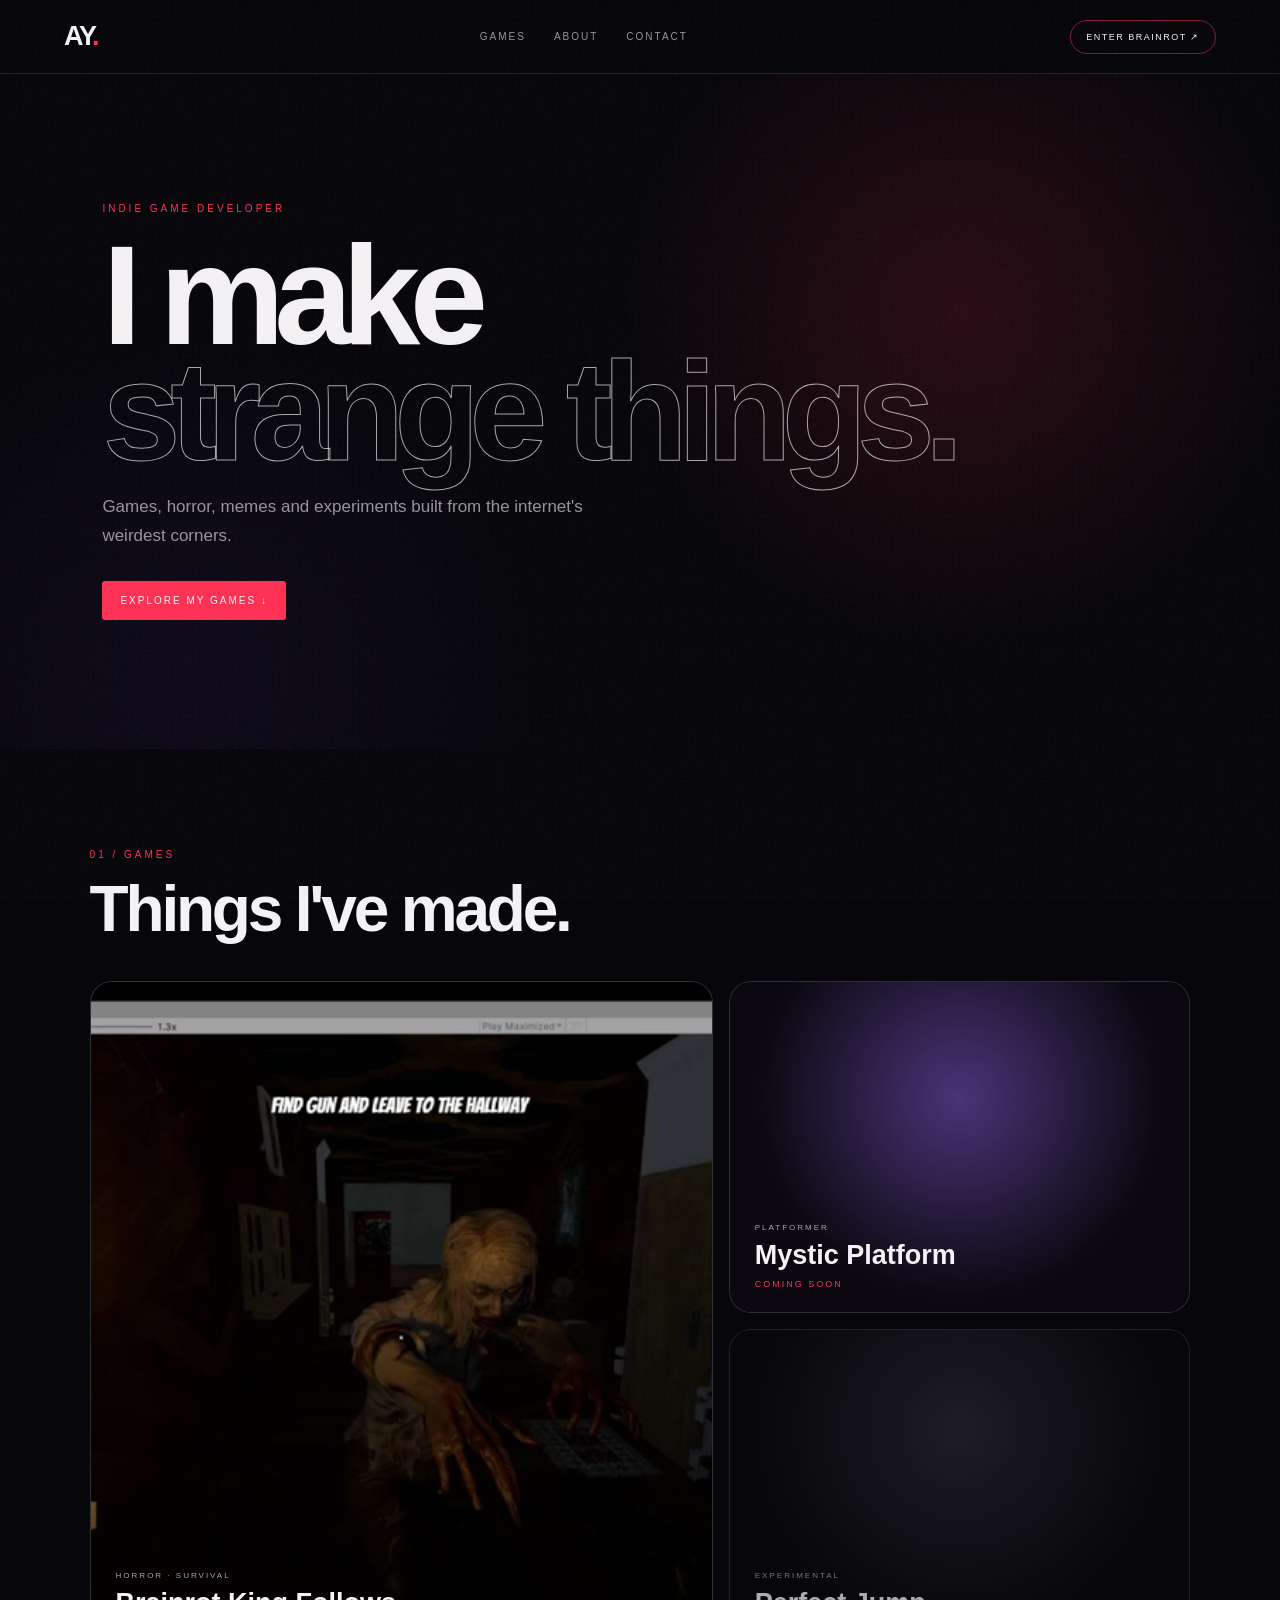
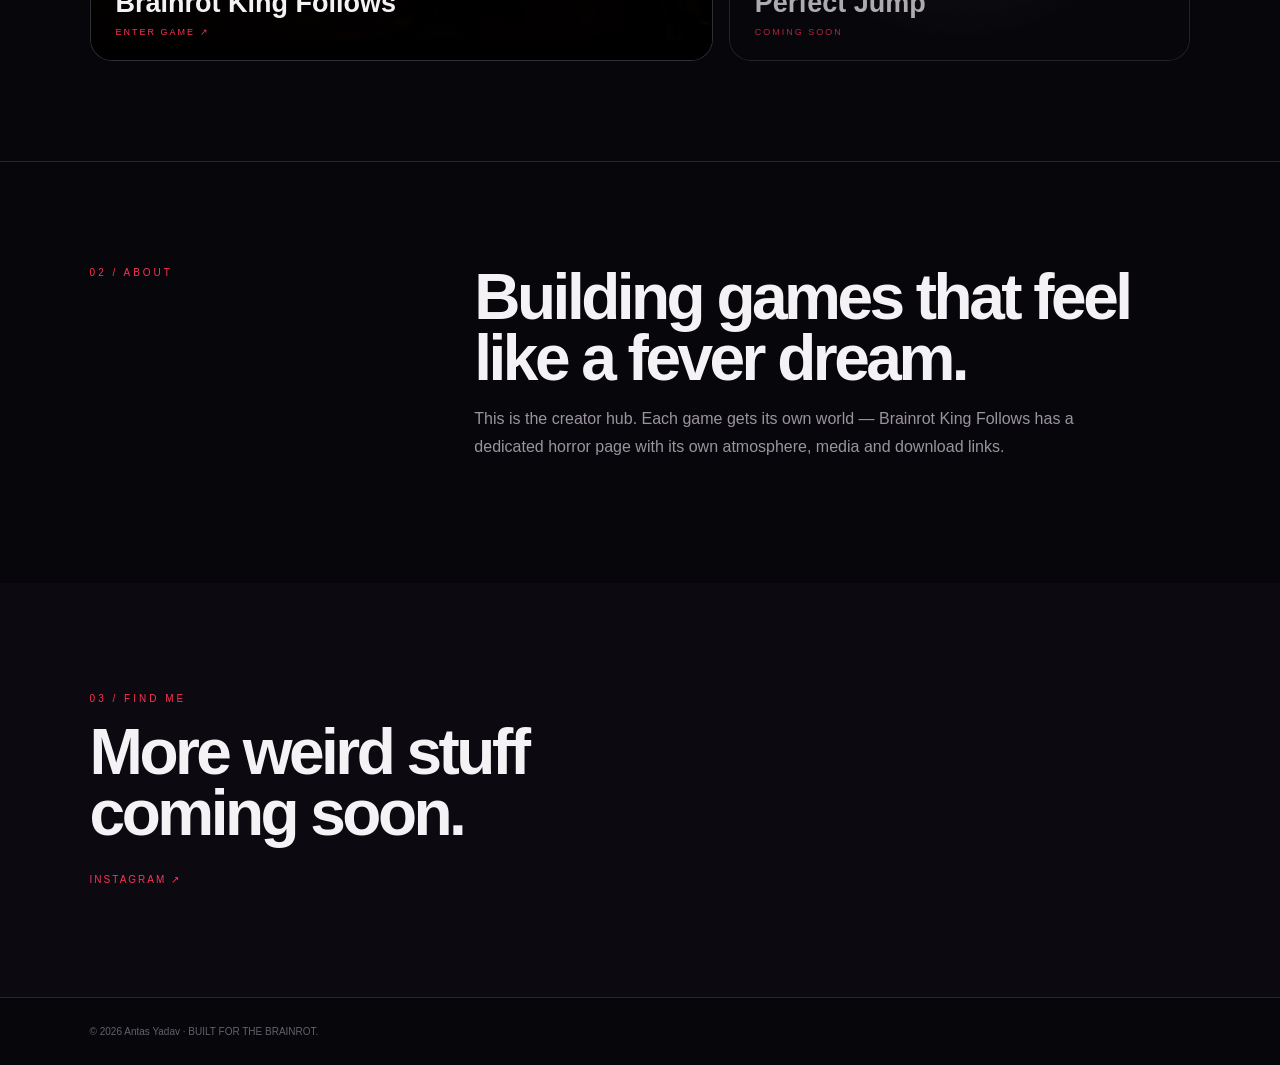
<file: index.html>
<!doctype html>
<html lang="en">
<head>
<meta charset="utf-8"><meta name="viewport" content="width=device-width,initial-scale=1">
<meta name="theme-color" content="#050307"><title>Antas Yadav — Games</title><link rel="stylesheet" href="styles.css">
</head>
<body>
<div class="grain"></div>
<header class="nav"><a class="brand" href="index.html">AY<span>.</span></a><nav><a href="#games">GAMES</a><a href="#about">ABOUT</a><a href="#contact">CONTACT</a></nav><a class="nav-cta" href="brainrot.html">ENTER BRAINROT ↗</a></header>
<main>
<section class="profile-hero"><div class="eyebrow">INDIE GAME DEVELOPER</div><h1>I make<br><span>strange things.</span></h1><p>Games, horror, memes and experiments built from the internet's weirdest corners.</p><a class="red-btn" href="#games">EXPLORE MY GAMES ↓</a></section>
<section id="games" class="games"><div class="label">01 / GAMES</div><h2>Things I've made.</h2><div class="game-grid">
<a class="game-card large" href="brainrot.html"><img src="assets/images/zombie_close.jpg" alt="Female zombie lit by candlelight"><div class="shade"></div><div class="game-copy"><small>HORROR · SURVIVAL</small><strong>Brainrot King Follows</strong><span>ENTER GAME ↗</span></div></a>
<a class="game-card" href="#" data-soon><div class="art mystic"></div><div class="game-copy"><small>PLATFORMER</small><strong>Mystic Platform</strong><span>COMING SOON</span></div></a>
<div class="game-card locked"><div class="art jump"></div><div class="game-copy"><small>EXPERIMENTAL</small><strong>Perfect Jump</strong><span>COMING SOON</span></div></div>
</div></section>
<section id="about" class="about"><div class="label">02 / ABOUT</div><div><h2>Building games that feel like a fever dream.</h2><p>This is the creator hub. Each game gets its own world — Brainrot King Follows has a dedicated horror page with its own atmosphere, media and download links.</p></div></section>
<section id="contact" class="contact"><div class="label">03 / FIND ME</div><h2>More weird stuff<br>coming soon.</h2><a href="https://instagram.com/yadavji.high.on.lactose" target="_blank" rel="noopener">INSTAGRAM ↗</a></section>
</main><footer>© 2026 Antas Yadav · BUILT FOR THE BRAINROT.</footer><script src="script.js"></script>
</body></html>
</file>
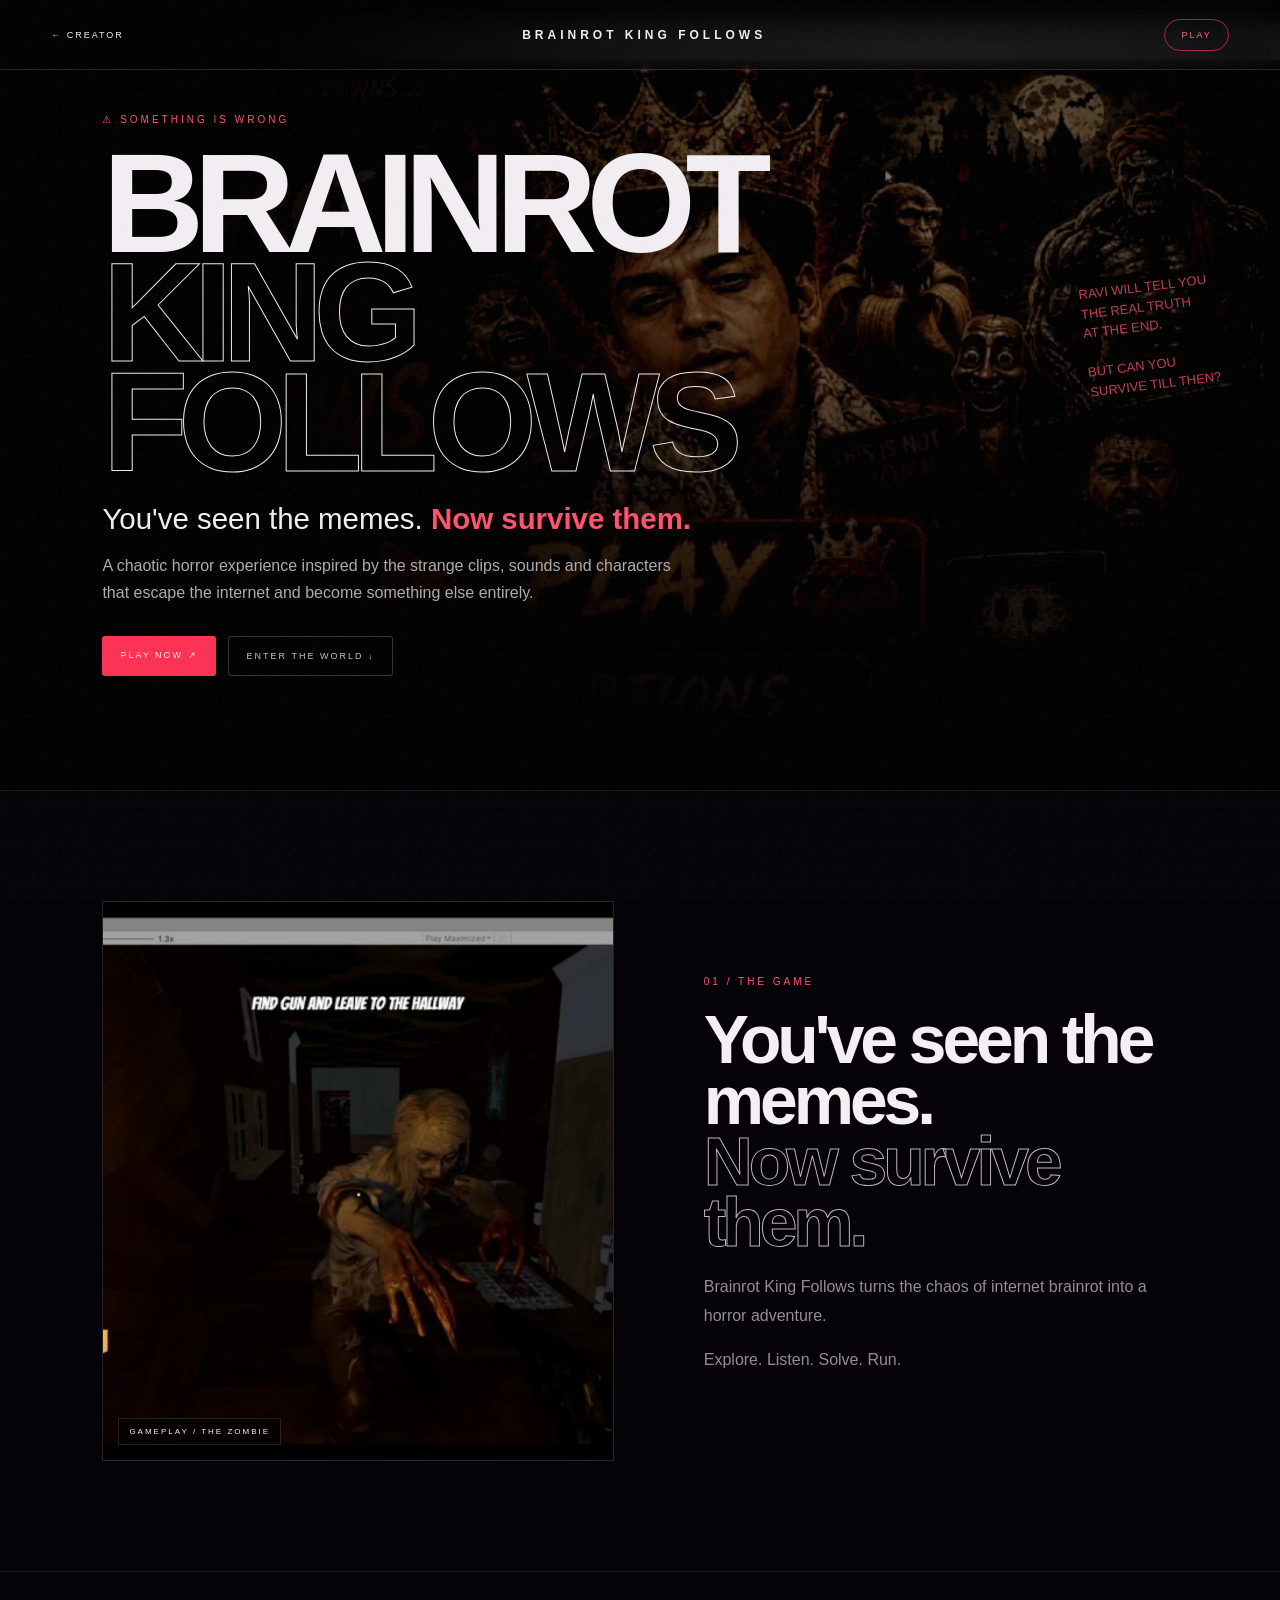
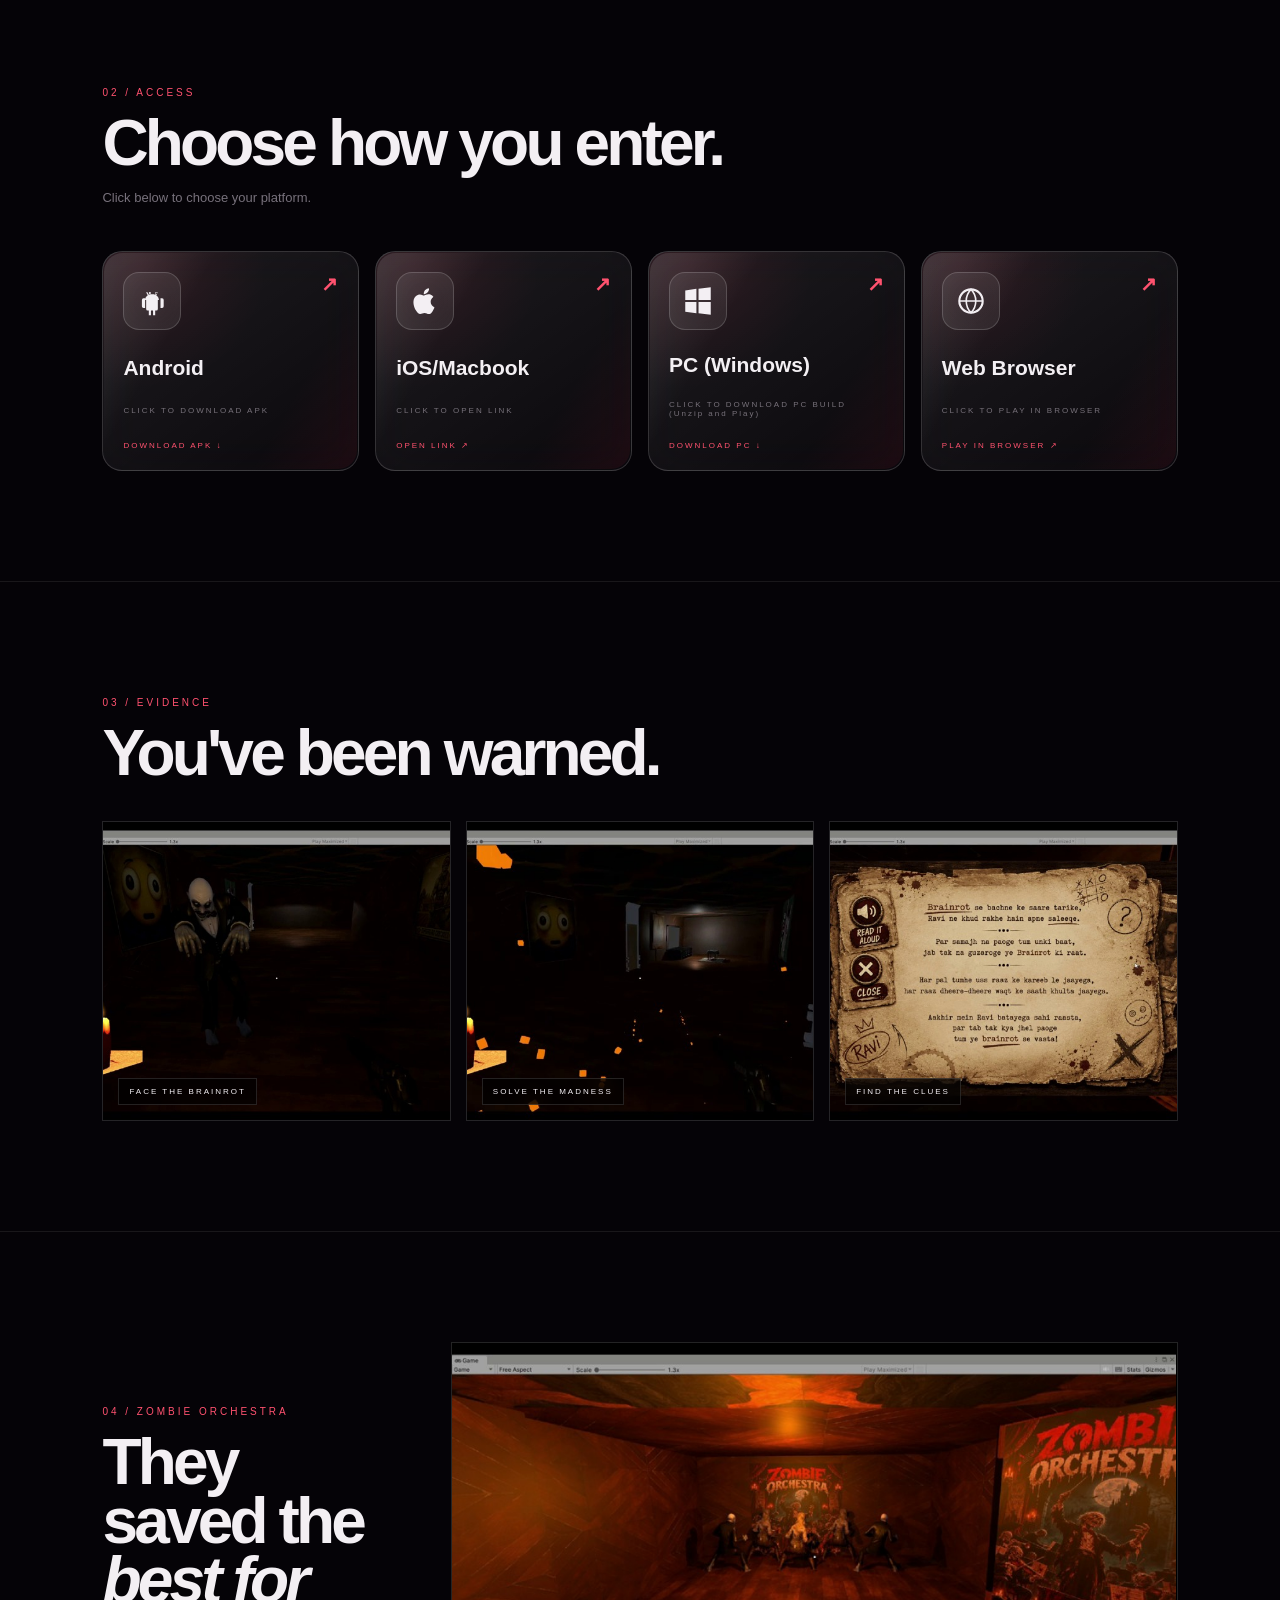
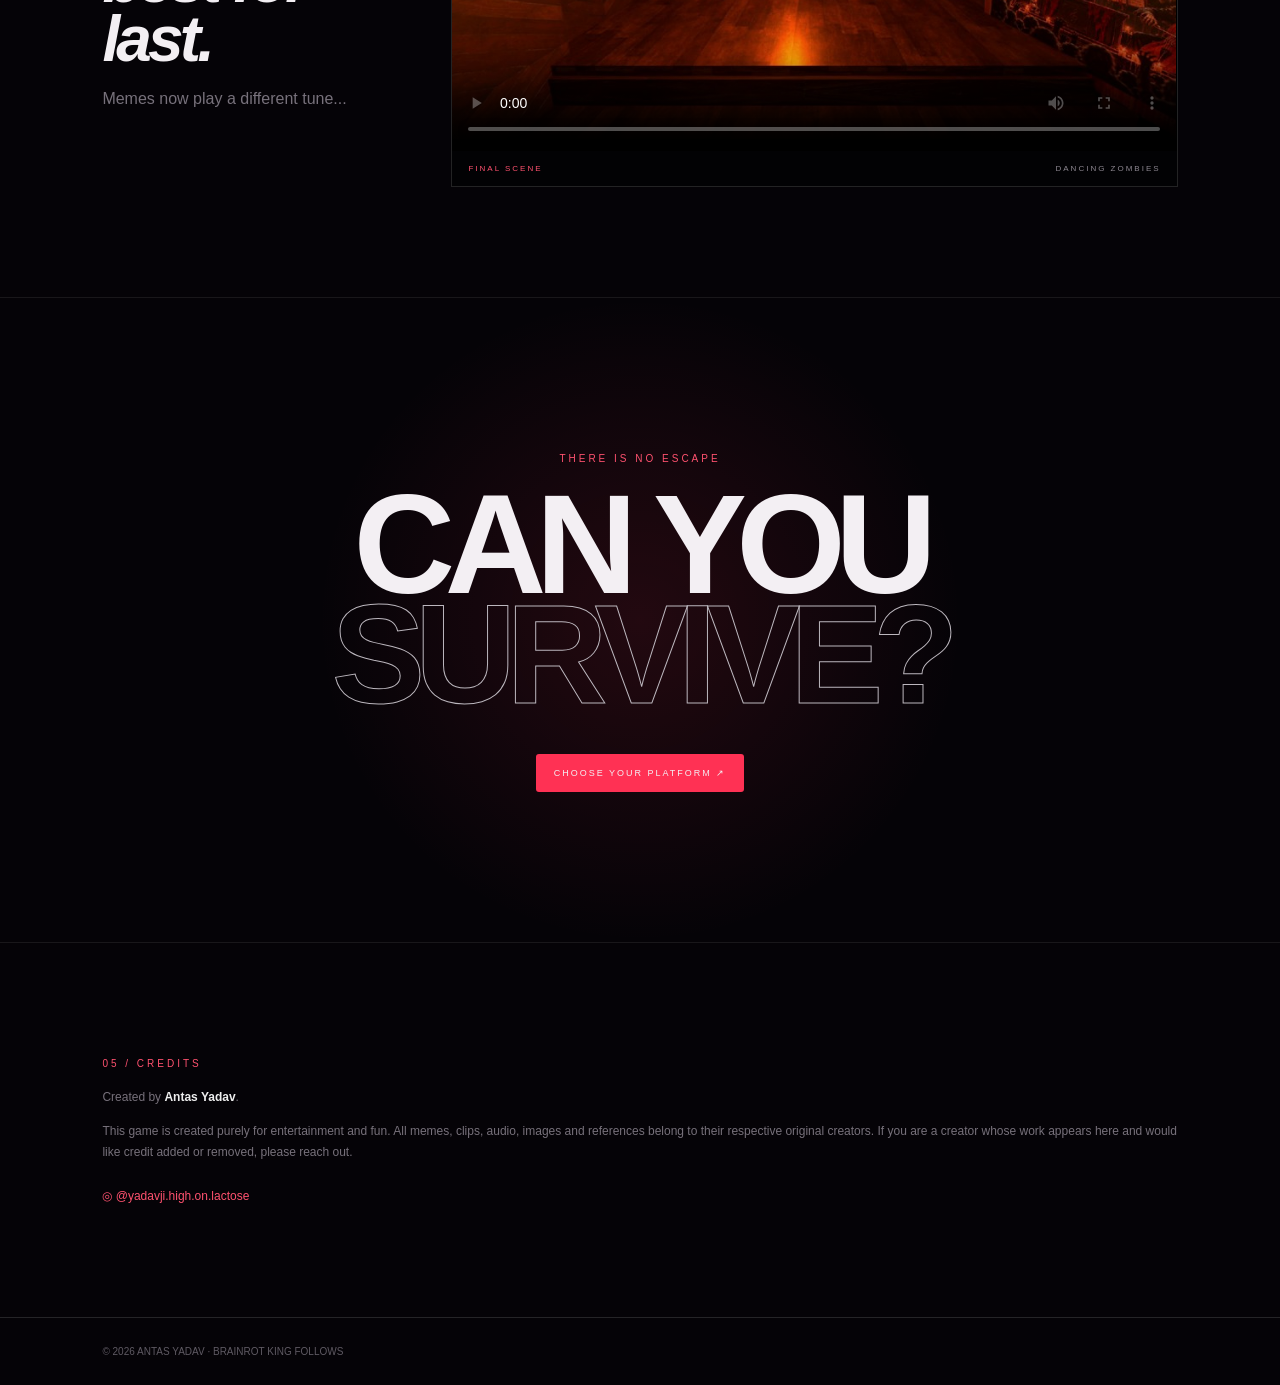
<file: brainrot.html>
<!doctype html><html lang="en"><head><meta charset="utf-8"><meta name="viewport" content="width=device-width,initial-scale=1"><meta name="theme-color" content="#050307"><title>Brainrot King Follows</title><link rel="stylesheet" href="brainrot.css"></head>
<body class="brainrot"><div class="grain"></div><div class="scan"></div>
<header class="game-nav"><a href="index.html">← CREATOR</a><div class="logo-small">BRAINROT KING FOLLOWS</div><a href="#platforms" class="nav-play">PLAY</a></header>
<main>
<section class="hero"><div class="hero-bg"></div><div class="hero-inner"><div class="alert">⚠ SOMETHING IS WRONG</div><h1>BRAINROT<br><span>KING FOLLOWS</span></h1><p class="hero-tag">You've seen the memes. <b>Now survive them.</b></p><p class="hero-desc">A chaotic horror experience inspired by the strange clips, sounds and characters that escape the internet and become something else entirely.</p><div class="hero-actions"><a class="red" href="#platforms">PLAY NOW ↗</a><a class="ghost" href="#game">ENTER THE WORLD ↓</a></div></div><div class="side-note">RAVI WILL TELL YOU<br>THE REAL TRUTH<br>AT THE END.<br><br>BUT CAN YOU<br>SURVIVE TILL THEN?</div></section>
<section id="game" class="story"><figure class="main-shot"><img src="assets/images/zombie_close.jpg" alt="Female zombie close to the player, illuminated by a candle"><figcaption>GAMEPLAY / THE ZOMBIE</figcaption></figure><div class="story-copy"><span>01 / THE GAME</span><h2>You've seen the<br>memes.<br><em>Now survive<br>them.</em></h2><p>Brainrot King Follows turns the chaos of internet brainrot into a horror adventure.</p><p>Explore. Listen. Solve. Run.</p></div></section>
<section id="platforms" class="platforms"><div class="heading"><span>02 / ACCESS</span><h2>Choose how you enter.</h2><p>Click below to choose your platform.</p></div><div class="platform-grid">
<a class="platform android" data-platform="Android" href="https://www.mediafire.com/folder/5xxwd24qnj571/Android" target="_blank" rel="noopener" ><div class="platform-head"><div class="platform-logo"><svg viewBox="0 0 64 64"><path d="M21 25h22v22a3 3 0 0 1-3 3h-2V59h-4V50h-4v9h-4v-9h-2a3 3 0 0 1-3-3V25Zm-5 2h3v18h-3a3 3 0 0 1-3-3V30a3 3 0 0 1 3-3Zm32 0h3a3 3 0 0 1 3 3v12a3 3 0 0 1-3 3h-3V27ZM24 21l-3-5 2-1 3 5c3-1 9-1 12 0l3-5 2 1-3 5c3 2 5 5 5 9H19c0-4 2-7 5-9Zm4-2a2 2 0 1 0 0-4 2 2 0 0 0 0 4Zm12 0a2 2 0 1 0 0-4 2 2 0 0 0 0 4Z"/></svg></div><b>↗</b></div><strong>Android</strong><small>CLICK TO DOWNLOAD APK</small><i>DOWNLOAD APK ↓</i></a>
<a class="platform ios" data-platform="iOS/Macbook" href="https://antasyadav07.itch.io/brainrot-king-follows" target="_blank" rel="noopener"><div class="platform-head"><div class="platform-logo"><svg viewBox="0 0 64 64"><path d="M42.7 33.4c0-6.1 5-9 5.2-9.1-2.8-4.1-7.2-4.7-8.7-4.8-3.7-.4-7.2 2.2-9.1 2.2-1.9 0-4.8-2.2-7.9-2.1-4.1.1-7.8 2.4-9.9 6.1-4.3 7.5-1.1 18.6 3.1 24.7 2.1 3 4.5 6.4 7.7 6.3 3.1-.1 4.3-2 8.1-2 3.8 0 4.8 2 8 2 3.3-.1 5.4-3 7.4-6 2.3-3.4 3.2-6.7 3.3-6.9-.1 0-7.2-2.8-7.2-10.4ZM37 15.7c1.7-2.1 2.9-5 2.6-7.9-2.5.1-5.5 1.7-7.2 3.7-1.6 1.8-3 4.8-2.7 7.6 2.7.2 5.5-1.4 7.3-3.4Z"/></svg></div><b>↗</b></div><strong>iOS/Macbook</strong><small>CLICK TO OPEN LINK</small><i>OPEN LINK ↗</i></a>
<a class="platform pc" data-platform="PC(Windows)" href="https://www.mediafire.com/folder/dlqhv43prk2k4/Window_(PC)" target="_blank" rel="noopener"><div class="platform-head"><div class="platform-logo"><svg viewBox="0 0 64 64"><path d="M8 12 29 9v21H8V12Zm25-3 23-3v24H33V9ZM8 34h21v21L8 52V34Zm25 0h23v24l-23-3V34Z"/></svg></div><b>↗</b></div><strong>PC (Windows)</strong><small>CLICK TO DOWNLOAD PC BUILD (Unzip and Play)</small><i>DOWNLOAD PC ↓</i></a>
<a class="platform web" data-platform="Web Browser" href="https://antasyadav07.itch.io/brainrot-king-follows" target="_blank" rel="noopener"><div class="platform-head"><div class="platform-logo"><svg viewBox="0 0 64 64"><circle cx="32" cy="32" r="22" fill="none" stroke="currentColor" stroke-width="4"/><path d="M10 32h44M32 10c7 7 9 15 9 22s-2 15-9 22c-7-7-9-15-9-22s2-15 9-22Z" fill="none" stroke="currentColor" stroke-width="3"/></svg></div><b>↗</b></div><strong>Web Browser</strong><small>CLICK TO PLAY IN BROWSER</small><i>PLAY IN BROWSER ↗</i></a>
</div></section>
<section class="evidence"><div class="heading"><span>03 / EVIDENCE</span><h2>You've been warned.</h2></div><div class="shots"><figure><img src="assets/images/gameplay_01.jpg" alt="Brainrot gameplay encounter"><figcaption>FACE THE BRAINROT</figcaption></figure><figure><img src="assets/images/gameplay_02.jpg" alt="Dark Brainrot scene"><figcaption>SOLVE THE MADNESS</figcaption></figure><figure><img src="assets/images/ravi_note.jpg" alt="Ravi clue note"><figcaption>FIND THE CLUES</figcaption></figure></div></section>
<section class="orchestra"><div class="orchestra-title"><span>04 / ZOMBIE ORCHESTRA</span><h2>They saved the<br><em>best for last.</em></h2><p>Memes now play a different tune...</p></div><div class="video-frame"><video controls playsinline preload="metadata" poster="assets/images/zombie_orchestra.jpg"><source src="assets/video/zombie_orchestra.mp4" type="video/mp4"></video><div class="video-label"><span>FINAL SCENE</span><span>DANCING ZOMBIES</span></div></div></section>
<section class="final"><span>THERE IS NO ESCAPE</span><h2>CAN YOU<br><em>SURVIVE?</em></h2><a class="red" href="#platforms">CHOOSE YOUR PLATFORM ↗</a></section>
<section class="credits"><span>05 / CREDITS</span><p>Created by <b>Antas Yadav</b>.</p><p>This game is created purely for entertainment and fun. All memes, clips, audio, images and references belong to their respective original creators. If you are a creator whose work appears here and would like credit added or removed, please reach out.</p><a href="https://instagram.com/yadavji.high.on.lactose" target="_blank" rel="noopener">◎ @yadavji.high.on.lactose</a></section>
</main><footer>© 2026 ANTAS YADAV · BRAINROT KING FOLLOWS</footer><script src="brainrot.js"></script></body></html>
</file>
<file: styles.css>
:root{--bg:#07060a;--text:#f5f2f5;--muted:#9a949f;--red:#ff3154;--line:rgba(255,255,255,.13)}*{box-sizing:border-box}html{scroll-behavior:smooth}body{margin:0;background:var(--bg);color:var(--text);font-family:Arial,Helvetica,sans-serif;overflow-x:hidden}a{color:inherit;text-decoration:none}.grain{position:fixed;inset:0;z-index:99;pointer-events:none;opacity:.055;background-image:url("data:image/svg+xml,%3Csvg xmlns='http://www.w3.org/2000/svg' width='180' height='180'%3E%3Cfilter id='n'%3E%3CfeTurbulence baseFrequency='.85' numOctaves='4'/%3E%3C/filter%3E%3Crect width='100%25' height='100%25' filter='url(%23n)'/%3E%3C/svg%3E")}.nav{height:74px;display:flex;align-items:center;justify-content:space-between;padding:0 5vw;border-bottom:1px solid var(--line);background:rgba(7,6,10,.7);backdrop-filter:blur(16px);position:relative;z-index:10}.brand{font-weight:900;font-size:27px;letter-spacing:-2px}.brand span{color:var(--red)}nav{display:flex;gap:28px;color:#9b969f;font-size:10px;letter-spacing:2px}nav a:hover{color:#fff}.nav-cta{border:1px solid rgba(255,49,84,.5);padding:11px 15px;border-radius:99px;font-size:9px;letter-spacing:1.5px}.profile-hero{min-height:75vh;padding:100px 8vw;display:flex;flex-direction:column;justify-content:center;background:radial-gradient(circle at 75% 35%,rgba(255,49,84,.14),transparent 32%),radial-gradient(circle at 15% 90%,rgba(90,45,180,.1),transparent 28%)}.eyebrow,.label{font-size:10px;letter-spacing:3px;color:var(--red)}h1{font-size:clamp(65px,11vw,155px);line-height:.82;letter-spacing:-.075em;margin:24px 0}h1 span{color:transparent;-webkit-text-stroke:1px rgba(255,255,255,.65)}.profile-hero p{max-width:540px;color:var(--muted);font-size:17px;line-height:1.7;margin:0 0 30px}.red-btn{width:max-content;padding:14px 18px;background:var(--red);border-radius:3px;font-size:10px;letter-spacing:2px;transition:.3s}.red-btn:hover{transform:translateY(-3px);box-shadow:0 12px 35px rgba(255,49,84,.2)}.games{padding:100px 7vw}.games h2{font-size:clamp(38px,5vw,70px);letter-spacing:-.05em;margin:12px 0 35px}.game-grid{display:grid;grid-template-columns:1.35fr 1fr;gap:16px}.game-card{min-height:330px;border:1px solid var(--line);border-radius:22px;overflow:hidden;position:relative;background:#101016;transition:.45s}.game-card.large{grid-row:span 2;min-height:680px}.game-card:hover{transform:translateY(-7px);border-color:rgba(255,255,255,.3)}.game-card img,.art{position:absolute;inset:0;width:100%;height:100%;object-fit:cover}.game-card img{object-position:center 55%}.shade{position:absolute;inset:0;background:linear-gradient(180deg,transparent 35%,rgba(0,0,0,.9))}.art.mystic{background:radial-gradient(circle at 50% 35%,#493477,#0b0810 65%)}.art.jump{background:radial-gradient(circle at 50% 30%,#292631,#08070a 65%)}.game-copy{position:absolute;left:25px;right:25px;bottom:23px;display:flex;flex-direction:column;z-index:2}.game-copy small{font-size:8px;letter-spacing:2px;color:#aaa4ad}.game-copy strong{font-size:27px;margin:8px 0}.game-copy span{font-size:9px;letter-spacing:2px;color:var(--red)}.locked{opacity:.7}.about{padding:105px 7vw;border-top:1px solid var(--line);display:grid;grid-template-columns:.65fr 1.35fr;gap:40px}.about h2,.contact h2{font-size:clamp(38px,5vw,70px);line-height:.95;letter-spacing:-.055em;margin:0}.about p{color:var(--muted);line-height:1.8;max-width:650px}.contact{padding:110px 7vw;background:#0c0a10}.contact h2{margin:18px 0 25px}.contact a{color:var(--red);font-size:10px;letter-spacing:2px}footer{padding:28px 7vw;border-top:1px solid var(--line);color:#65606a;font-size:10px}@media(max-width:700px){.nav{padding:0 20px}.nav nav{display:none}.profile-hero{padding:80px 22px;min-height:70vh}.games,.about,.contact{padding:75px 20px}.game-grid{grid-template-columns:1fr}.game-card.large{grid-row:auto;min-height:510px}.about{display:block}.about>div+div{margin-top:30px}}
</file>
<file: brainrot.css>
:root{--bg:#050307;--white:#f3eff3;--muted:#938d98;--red:#ff3154;--line:rgba(255,255,255,.13)}*{box-sizing:border-box}html{scroll-behavior:smooth}body{margin:0;background:var(--bg);color:var(--white);font-family:Arial,Helvetica,sans-serif;overflow-x:hidden}.grain,.scan{position:fixed;inset:0;pointer-events:none;z-index:90}.grain{opacity:.06;background-image:url("data:image/svg+xml,%3Csvg xmlns='http://www.w3.org/2000/svg' width='180' height='180'%3E%3Cfilter id='n'%3E%3CfeTurbulence baseFrequency='.9' numOctaves='4'/%3E%3C/filter%3E%3Crect width='100%25' height='100%25' filter='url(%23n)'/%3E%3C/svg%3E")}.scan{background:repeating-linear-gradient(0deg,transparent 0,transparent 4px,rgba(255,255,255,.015) 5px)}a{color:inherit;text-decoration:none}.game-nav{height:70px;position:absolute;top:0;left:0;right:0;z-index:10;display:flex;align-items:center;justify-content:space-between;padding:0 4vw;background:rgba(4,3,6,.48);border-bottom:1px solid var(--line);backdrop-filter:blur(15px)}.game-nav>a{font-size:9px;letter-spacing:2px}.logo-small{font-size:12px;font-weight:900;letter-spacing:4px}.nav-play{border:1px solid rgba(255,49,84,.65);padding:10px 16px;border-radius:999px;color:#ff6a82}.hero{min-height:790px;position:relative;display:flex;align-items:center;padding:110px 8vw;overflow:hidden}.hero-bg{position:absolute;inset:0;background-image:linear-gradient(90deg,rgba(4,2,6,.91),rgba(4,2,6,.3)),linear-gradient(0deg,rgba(4,2,6,.8),transparent 60%),url('assets/images/brainrot_hero.jpg');background-size:cover;background-position:center;filter:saturate(.8) contrast(1.12)}.hero-bg:after{content:'';position:absolute;inset:0;background:radial-gradient(circle at 60% 45%,transparent 20%,rgba(0,0,0,.7) 78%)}.hero-inner{position:relative;z-index:2;max-width:800px}.alert,.story-copy>span,.heading>span,.orchestra-title>span,.final>span,.credits>span{font-size:10px;letter-spacing:3px;color:#ff526f}.hero h1{font-size:clamp(65px,11vw,150px);line-height:.78;letter-spacing:-.075em;margin:24px 0}.hero h1 span{color:transparent;-webkit-text-stroke:1px #eee}.hero-tag{font-size:clamp(20px,2.3vw,30px);margin:0 0 15px}.hero-tag b{color:#ff526f}.hero-desc{color:#b0aab3;line-height:1.7;max-width:570px}.hero-actions{display:flex;gap:12px;flex-wrap:wrap;margin-top:30px}.red,.ghost{display:inline-flex;padding:14px 18px;border-radius:3px;font-size:9px;letter-spacing:2px;transition:.3s}.red{background:var(--red)}.red:hover{transform:translateY(-3px);box-shadow:0 14px 40px rgba(255,49,84,.22)}.ghost{border:1px solid rgba(255,255,255,.2);color:#c5c0c7}.side-note{position:absolute;right:5vw;top:35%;z-index:2;color:rgba(255,82,111,.75);font-size:13px;line-height:1.5;transform:rotate(-7deg);max-width:150px}.story,.platforms,.evidence,.orchestra,.credits{border-top:1px solid rgba(255,255,255,.08);padding:110px 8vw}.story{display:grid;grid-template-columns:1.08fr 1fr;gap:7vw;align-items:center}.main-shot{height:560px;margin:0;position:relative;overflow:hidden;border:1px solid var(--line)}.main-shot img{width:100%;height:100%;object-fit:cover;object-position:center;display:block;transition:transform .8s}.main-shot:hover img{transform:scale(1.04)}figure figcaption{position:absolute;bottom:15px;left:15px;background:rgba(0,0,0,.62);border:1px solid var(--line);padding:8px 10px;font-size:8px;letter-spacing:2px;backdrop-filter:blur(10px)}.story-copy h2{font-size:clamp(44px,5.3vw,76px);line-height:.9;letter-spacing:-.06em;margin:20px 0}.story-copy h2 em,.final h2 em{font-style:normal;color:transparent;-webkit-text-stroke:1px #bcb7be}.story-copy p{color:var(--muted);line-height:1.8;max-width:530px}.heading h2,.orchestra-title h2{font-size:clamp(42px,5vw,72px);line-height:.92;letter-spacing:-.06em;margin:14px 0}.heading p{color:#77717b;max-width:650px;font-size:13px;line-height:1.7}.heading code{color:#bbb}.platform-grid{display:grid;grid-template-columns:repeat(4,1fr);gap:16px;margin-top:42px}.platform{min-height:220px;padding:20px;border:1px solid rgba(255,255,255,.16);border-radius:20px;background:linear-gradient(145deg,rgba(255,255,255,.1),rgba(255,255,255,.025));backdrop-filter:blur(22px);position:relative;overflow:hidden;display:flex;flex-direction:column;justify-content:space-between;transition:transform .4s,border-color .4s,box-shadow .4s}.platform:before{content:'';position:absolute;inset:0;background:radial-gradient(circle at 15% 5%,rgba(255,49,84,.18),transparent 42%);opacity:.5;transition:.4s}.platform:after{content:'';position:absolute;inset:1px;border-radius:19px;background:linear-gradient(120deg,rgba(255,255,255,.12),transparent 30%,transparent 72%,rgba(255,49,84,.08));pointer-events:none}.platform:hover{transform:translateY(-9px) perspective(800px) rotateX(2deg);border-color:rgba(255,82,111,.7);box-shadow:0 24px 70px rgba(255,49,84,.09)}.platform-head{display:flex;justify-content:space-between;position:relative;z-index:2}.platform-head>b{color:#ff526f;font-size:20px}.platform-logo{width:58px;height:58px;border:1px solid rgba(255,255,255,.18);border-radius:16px;display:grid;place-items:center;background:rgba(255,255,255,.06);box-shadow:inset 0 0 25px rgba(255,255,255,.03)}.platform-logo svg{width:34px;height:34px;fill:currentColor}.web .platform-logo svg{fill:none}.platform strong,.platform small,.platform i{position:relative;z-index:2}.platform strong{font-size:21px}.platform small{font-size:8px;letter-spacing:2px;color:#77717a}.platform i{font-style:normal;font-size:8px;letter-spacing:2px;color:#ff526f}.evidence .heading{margin-bottom:38px}.shots{display:grid;grid-template-columns:1fr 1fr 1fr;gap:15px}.shots figure{margin:0;height:300px;position:relative;overflow:hidden;border:1px solid var(--line)}.shots img{width:100%;height:100%;object-fit:cover;transition:.7s}.shots figure:hover img{transform:scale(1.04)}.orchestra{display:grid;grid-template-columns:.7fr 1.7fr;gap:50px;align-items:center}.orchestra-title p{color:#77717b;line-height:1.7}.video-frame{border:1px solid var(--line);background:#020204}.video-frame video{display:block;width:100%;max-height:620px;background:#000}.video-label{display:flex;justify-content:space-between;padding:13px 16px;color:#8d8790;font-size:8px;letter-spacing:2px}.video-label span:first-child{color:#ff526f}.final{text-align:center;padding:150px 20px;border-top:1px solid rgba(255,255,255,.08);background:radial-gradient(circle at center,rgba(255,49,84,.12),transparent 45%)}.final h2{font-size:clamp(65px,11vw,145px);line-height:.78;letter-spacing:-.075em;margin:24px 0 45px}.credits{color:#77717b;font-size:12px;line-height:1.8}.credits b{color:#eee}.credits a{display:inline-block;color:#ff526f;margin-top:10px}.brainrot footer{padding:28px 8vw;color:#5f5a63;border-top:1px solid var(--line);font-size:10px}@media(max-width:900px){.platform-grid{grid-template-columns:1fr 1fr}.orchestra{grid-template-columns:1fr}.side-note{display:none}.story{grid-template-columns:1fr}}@media(max-width:600px){.game-nav{padding:0 18px}.logo-small{font-size:8px;letter-spacing:2px}.hero{min-height:700px;padding:105px 22px 75px}.hero h1{font-size:19vw}.story,.platforms,.evidence,.orchestra,.credits{padding:75px 22px}.main-shot{height:420px}.platform-grid,.shots{grid-template-columns:1fr}.shots figure{height:330px}.final{padding:110px 20px}}
</file>
